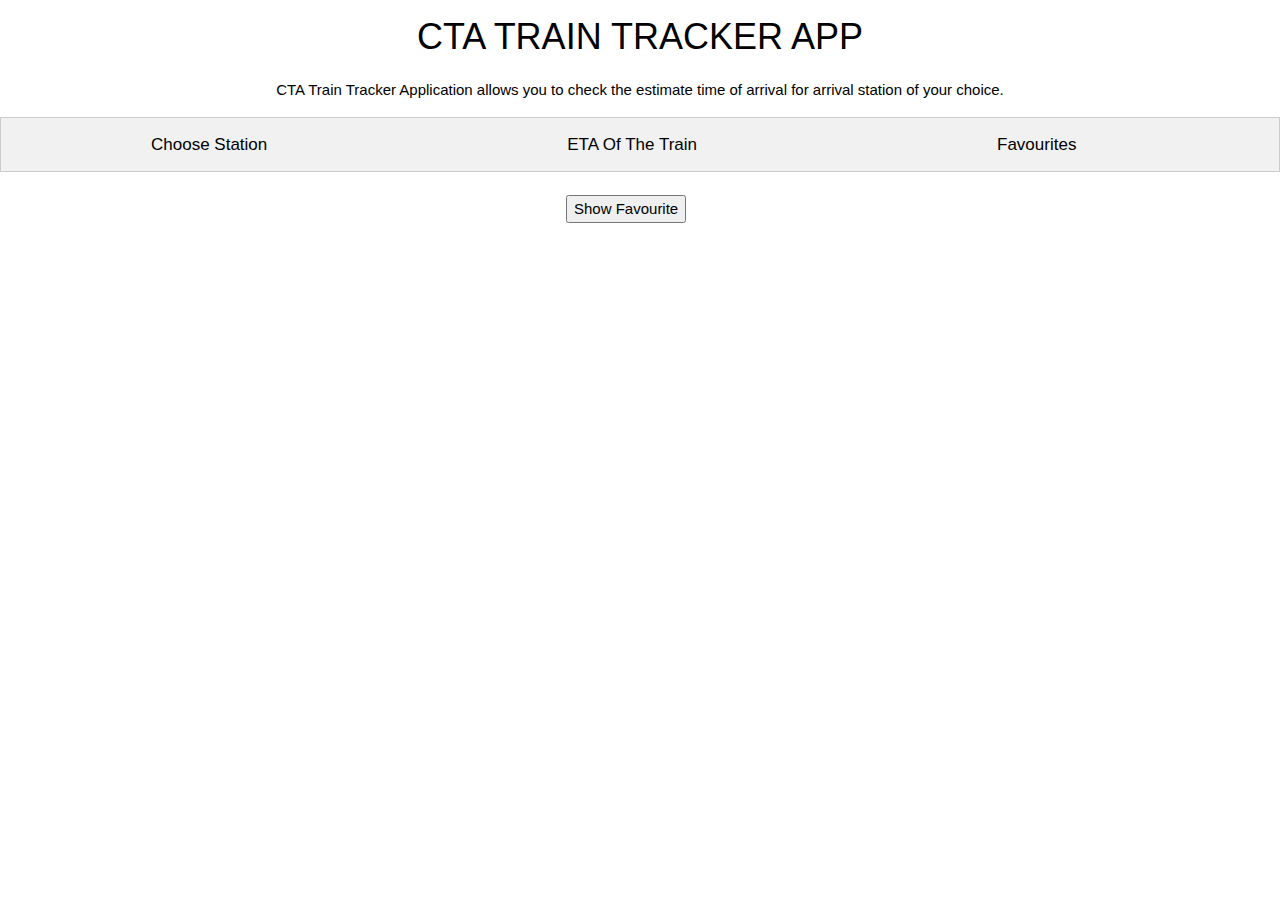
<file: final/index.html>
<!DOCTYPE html>
<html>
<head>

  <script src="https://ajax.googleapis.com/ajax/libs/jquery/3.2.1/jquery.min.js"></script>
  <script src="http://ajax.googleapis.com/ajax/libs/jquery/1.10.2/jquery.min.js">  </script>
<meta name="viewport" content="width=device-width, initial-scale=1">
<link rel="stylesheet" href="https://www.w3schools.com/w3css/4/w3.css">

      </script>
      <meta http-equiv="Content-Type" content="text/html; charset=utf-8" />





      <script src="myScript.js"></script>


  <style>
  
  
  #template
{
  display: none;
}
  body {font-family: Arial;}

  /* Style the tab */
  div.tab {
    overflow: hidden;
    border: 1px solid #ccc;
    background-color: #f1f1f1;
  }

  /* Style the buttons inside the tab */
  div.tab button {
    background-color: inherit;
    float: left;
    border: none;
    outline: none;
    cursor: pointer;
    padding: 14px 150px;
    transition: 0.3s;
    font-size: 17px;
  }

  /* Change background color of buttons on hover */
  div.tab button:hover {
    background-color: #ddd;
  }

  /* Create an active/current tablink class */
  div.tab button.active {
    background-color: #acacac;
  }

  /* Style the tab content */
  .tabcontent {
    display: none;
    padding: 6px 12px;
    border: 1px solid #ccc;
    border-top: none;
  }

  body {
      font-family: "Trebuchet MS", Helvetica, sans-serif  ;

background-image: url();
    background-repeat: no-repeat;
    background-attachment: fixed;
    background-position: center;

}


.header
{
  text-align: center;
      font-family: "Trebuchet MS", Helvetica, sans-serif  ;

}


.app_description
{
  text-align: center;
      font-family: "Trebuchet MS", Helvetica, sans-serif  ;

}

.dropdownmenu
{
  margin-left:427px;
  font-family: "Trebuchet MS", Helvetica, sans-serif  ;

}

.dropdownmenu2
{
  margin-left:427px;
  font-family: "Trebuchet MS", Helvetica, sans-serif  ;

}

.dropdownmenu22
{
  margin-left:566px;
  font-family: "Trebuchet MS", Helvetica, sans-serif  ;

}

.buttondiv
{
  margin-left:550px;
  font-family: "Trebuchet MS", Helvetica, sans-serif  ;

}

select {
    font-size: 20px;
    font-family: "Trebuchet MS", Helvetica, sans-serif  ;
    width: 400px;
}

.save{
    margin-left:450px;

  background-color: #1975a0; /* Green */
    border: none;
    color: white;
    padding: 15px 31px;
    text-align: center;
    text-decoration: none;
    display: inline-block;
    font-family: "Trebuchet MS", Helvetica, sans-serif  ;

    font-size: 25px;
    cursor: pointer;
    -webkit-transition-duration: 0.4s; /* Safari */
    transition-duration: 0.4s;
}



.button {
    background-color: #1975a0; /* Green */
    border: none;
    color: white;
    padding: 15px 31px;
    text-align: center;
    text-decoration: none;
    display: inline-block;
    font-family: "Trebuchet MS", Helvetica, sans-serif  ;

    font-size: 25px;
    margin: 4px 2px;
    cursor: pointer;
    -webkit-transition-duration: 0.4s; /* Safari */
    transition-duration: 0.4s;
}

.buttonStation:hover {
    box-shadow: 0 12px 16px 0 rgba(0,0,0,0.24),0 17px 50px 0 rgba(0,0,0,0.19);
}

.w3-row
{
      text-align: center;

}

#googleMap {
          height: 100%;
        }

</style>
</head>
<body >
<h1 class="header"> CTA TRAIN TRACKER APP </h1>
  <p class ="app_description">CTA Train Tracker Application allows you  to check the estimate time of arrival for arrival station of your choice.</p>

  <div class="tab">
    <button class="tablinks" onclick="openCity(event, 'user')">Choose Station </button>
    <button class="tablinks" onclick="openCity(event, 'map')">ETA Of The Train</button>
    <button class="tablinks" onclick="openCity(event, 'tracker')">Favourites</button>
  </div>








  <div id="user" class="tabcontent">
    <h3 class ="app_description">Select Station </h3>


<div class ="dropdownmenu">
 <select id="dropdown1" name="dropdown1" >
 </select>
</div>
<br>
<br>
<div class="buttondiv">

 <button onclick="showETA()" class="buttonStation button "> Select </button>

</div>

  </div>

  <div id="map" class="tabcontent">



<div class="w3-row w3-border ">
<div class="w3-third w3-container">
  <h2>Station Name </h2>
     <div id="StationName" class="StationName1"> </div>

</div>
<div class="w3-third w3-container">
  <h2>Travelling</h2>
   <div id="Travelling_Direction" class="Travelling_Direction1"> </div>
</div>
<div class="w3-third w3-container">
  <h2>ETA</h2>
  <div id="ETA" class="ETA1"> </div>
</div>
</div>





  </div>

  <div id="tracker" class="tabcontent">


       <h3 class="app_description"> Select your Favourite </h3>


<div class ="dropdownmenu2">
 <select id="dropdown2" name="dropdown2" >
 </select>
</div>

<br>
       <button id="FavouriteButton " class="save" onclick="addToFav()"> Save Station as favourite </button>

<div class="w3-container a hidden " id="template">
  <br>
  <ul class="w3-ul w3-card-4 b" id="templateUl">
    <li class="w3-bar c" id="templateLi">
      <div class="w3-bar-item d" id="templatediv">
        <p class="w3-large e" id="stationNamediv"> </p>
        <br>
        <p class="TimeOfArrival"> </p>
      </div>
    </li>
  </ul>
</div>




  </div>

<br>
<div class="dropdownmenu22">  <button onclick="readAll()">Show Favourite</button> </div>
       
     


</body>
</html>
</file>
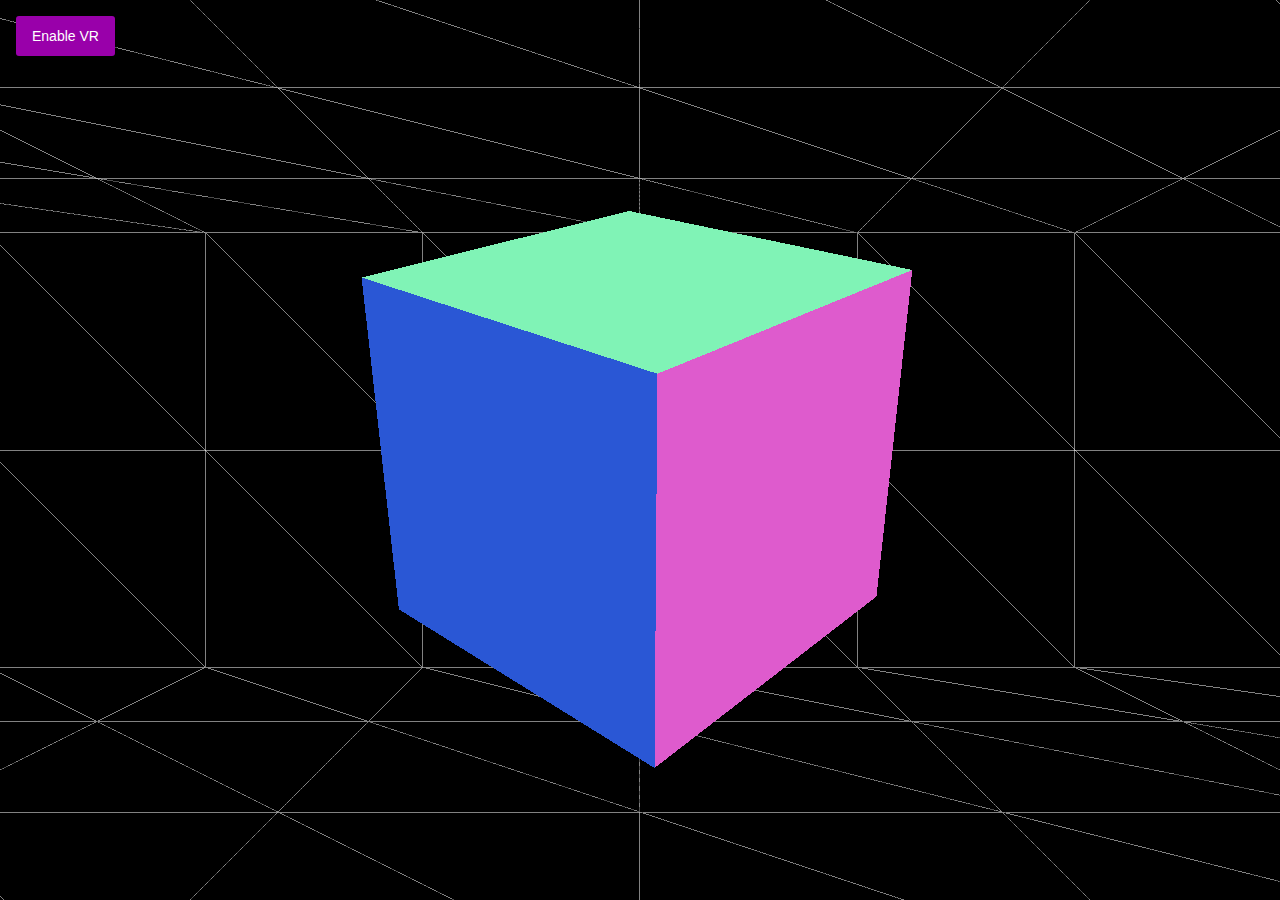
<file: project10/index.html>
<html>
  <head>
    <title>WebVR Codelab</title>
    <meta charset="utf-8">
    <meta name="viewport" content="width=device-width">
    <style>
      html, body {
        padding: 0;
        margin: 0;
        user-select: none;
        overflow: hidden;
      }

      .vr-toggle {
        position: fixed;
        top: 16px;
        left: 16px;
        background: #9900AA;
        color: #FFF;
        padding: 12px 16px;
        border-radius: 3px;
        border: none;
        font-size: 14px;
      }
    </style>
  </head>
  <body>
    <div id="container"></div>
    <button id="vr-button" class="vr-toggle" style="display: show;">Enable VR</button>
    <script src="third_party/three.min.js"></script>
    <script src="demo.js"></script>
    <script src="demo-vr.js"></script>
    <script src="app.js"></script>
  </body>
</html>
</file>
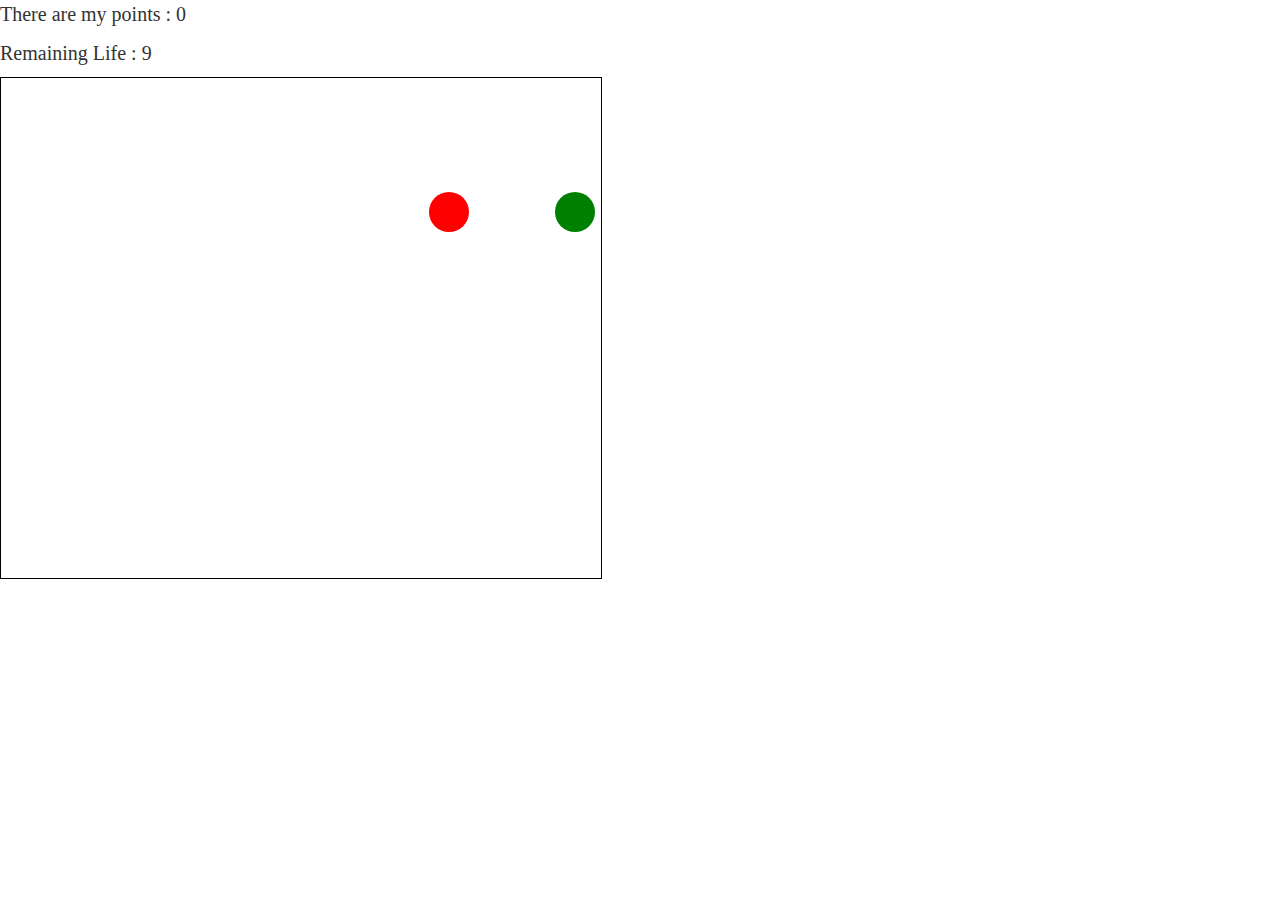
<file: project4/index.html>
<!DOCTYPE html>
    <html>



    <style>

    .body
    {
        background: black;
    }
    #canvas {
        position: absolute;
        top:0;
        bottom: 0;
        left: 100;
        right: 0;
        margin:auto;
    }


    .canvasdiv
    {
        margin-top: 100px;
    }


    .text
    {
        font-family: "Times New Roman", Times, serif;
        font-size: 20px;
    }

    #status
    {
        font-family: "Times New Roman", Times, serif;
        font-size: 50px;
        color: red;
    }
    </style>

    <head>
        <title> </title>
        <link rel="stylesheet" href="https://maxcdn.bootstrapcdn.com/bootstrap/3.3.7/css/bootstrap.min.css">
        <script src="https://ajax.googleapis.com/ajax/libs/jquery/3.2.1/jquery.min.js"></script>
        <script src="https://maxcdn.bootstrapcdn.com/bootstrap/3.3.7/js/bootstrap.min.js"></script>
    </head>



    <body>
         <p class="text">  There are my points :   <span id ="points" > 0 </span> </p>
          <p class="text"> Remaining Life :   <span id ="lifeline"  > 9 </span> </p>
          <p >  <span id ="status"  > </span> </p>
            <div id="canvasdiv">
        <canvas id="myCanvas" width=600 height=500 style="border:1px solid #000000;" align="center"  ></canvas>
    </div>

        <script>
                    var c=document.getElementById("myCanvas");
                    var ctx=c.getContext("2d");
                    var gamepoint=0;
                    var lives=9;
                    var status;
                    var random_numberharm = Math.floor((Math.random() * 600) + 5);
                    var random_numberbene= Math.floor((Math.random() * 600) + 5);

                    var harm= {y:c.height-450, x:random_numberharm, color: "red", radius: 20,shape:'circle'}
                    var bene= {y:c.height-450, x:random_numberbene, color: "green", radius: 20,shape:'circle'};

                    var player= {y:c.height-100,x:300 , color: "black" , radius:25, shape:'image'};
                    var picture = new Image();





            function draw() {
                 ctx.clearRect(0,0, 600, 500);
                // update character position properties
                    harm.y =harm.y+2;
                bene.y =bene.y+2;


                if (areColliding(player, bene))
                {
                }

                if (areColliding(player, harm))
                {
                }

                if (reachedEdge(harm, 'bottom'))
                {
                         harm.y =  c.height-450;
                         harm.x= Math.floor((Math.random() * 600) + 5);
                }

                 if (reachedEdge(bene, 'bottom'))
                {

                    bene.y =  c.height-450;
                    bene.x=Math.floor((Math.random() * 600) + 5);

                }
                drawCharacter(player);
                drawCharacter(harm);
                //drawCharacter(person);
               drawCharacter(bene);
               if(lives!=0)
               {
                    requestAnimationFrame(draw);
                }
                else
                {
                    document.getElementById("status").innerHTML= "GAME OVER";
                }
            }

            function drawCharacter(character) {
                switch (character.shape) {
                    case 'circle':
                        drawCircle(character.x, character.y, character.radius, character.color);
                        break;
                    case 'image':
                        picture.src="emoji.png";
                        picture.width="20";
                        drawImageperson(picture, character.x, character.y,80,80);
                        break;
                    default:
                        console.log('character.shape case fell through');
                }
            }

             function drawImageperson(source, x, y,h,w)
             {
                  ctx.drawImage(source, x, y,h,w);
             }

            function drawCircle(x, y, radius, color) {
                    ctx.beginPath();
                    ctx.arc(x,y,radius,0,2*Math.PI);
                    ctx.fillStyle = color;
                    ctx.fill();
            }

            function areColliding(character1, character2)
            {

                var dx = character1.x - character2.x;
                var dy = character1.y - character2.y;
                var distance = Math.sqrt(dx * dx + dy * dy);

                if(character2.color=="red")
                {
                if (distance < character1.radius + character2.radius)
                {
                        console.log("harming");
                        character2.y= 50;
                        if(lives<=9 && lives>=1)
                        {
                            gamepoint=gamepoint-2;
                            document.getElementById("points").innerHTML = gamepoint;
                            lives=lives-1;
                            document.getElementById("lifeline").innerHTML = lives;
                        }
                }
            }

            else
            {
                if((distance < character1.radius + character2.radius))
                {
                        console.log("benefiting");
                        character2.y= 50;
                        if(lives<=9 && lives>=1)
                        {
                            gamepoint=gamepoint+5;
                            document.getElementById("points").innerHTML = gamepoint;
                        }
                }
            }
        }

            function reachedEdge(character, edge) {
                if (edge == 'bottom' && character.y > 499)
                    return true;
            }

     document.onkeydown = function(e)
     {
        e = e || window.event;
        console.log("key press")
        if(e.keyCode == 39)
        {
            player.x= player.x+10;
        }

    if(e.keyCode == 37)
        {
            player.x= player.x-10;
        }
     }

            $(document).ready(function() {
                    requestAnimationFrame(draw);
                });
        </script>
    </body>
    </html>
</file>
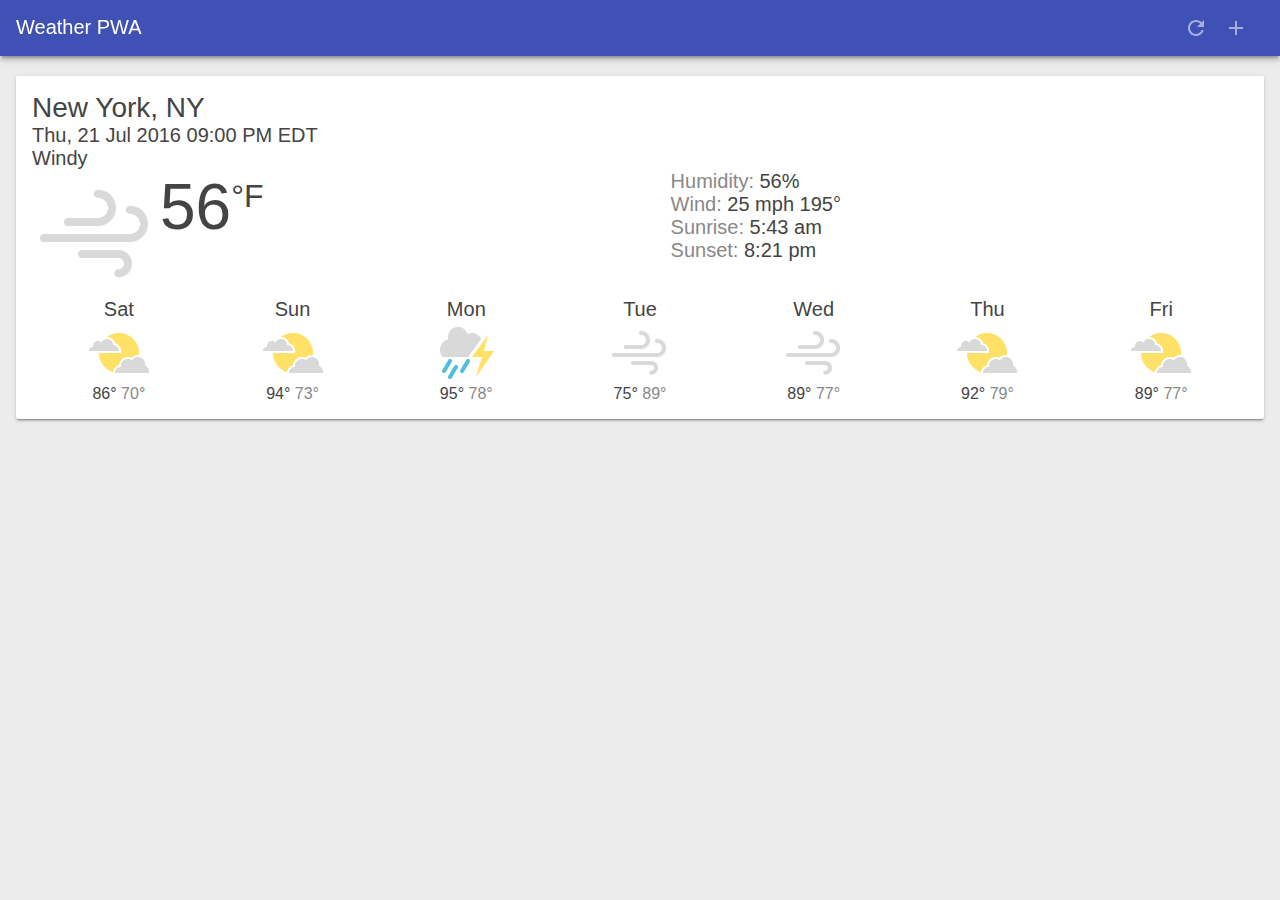
<file: project5/index.html>
<!--
 Copyright 2016 Google Inc.
 
 Licensed under the Apache License, Version 2.0 (the "License");
 you may not use this file except in compliance with the License.
 You may obtain a copy of the License at
 
      http://www.apache.org/licenses/LICENSE-2.0
 
 Unless required by applicable law or agreed to in writing, software
 distributed under the License is distributed on an "AS IS" BASIS,
 WITHOUT WARRANTIES OR CONDITIONS OF ANY KIND, either express or implied.
 See the License for the specific language governing permissions and
 limitations under the License.
-->

<!DOCTYPE html>
<html>
<head>
  <meta charset="utf-8">

  <meta http-equiv="X-UA-Compatible" content="IE=edge">
  <link rel="canonical" href="https://weather-pwa-sample.firebaseapp.com/final/">
  <meta name="viewport" content="width=device-width, initial-scale=1.0">
  <title>Weather PWA</title>
  <link rel="stylesheet" type="text/css" href="styles/inline.css">

  <!-- TODO add manifest here -->
    <link rel="manifest" href="manifest.json">
<meta name="apple-mobile-web-app-capable" content="yes">
  <meta name="apple-mobile-web-app-status-bar-style" content="black">
  <meta name="apple-mobile-web-app-title" content="Weather PWA">
  <link rel="apple-touch-icon" href="images/icons/icon-152x152.png">
    <meta name="msapplication-TileImage" content="images/icons/icon-144x144.png">
  <meta name="msapplication-TileColor" content="#2F3BA2">
</head>
<body>

  <header class="header">
    <h1 class="header__title">Weather PWA</h1>
    <button id="butRefresh" class="headerButton" aria-label="Refresh"></button>
    <button id="butAdd" class="headerButton" aria-label="Add"></button>
  </header>

  <main class="main">
    <div class="card cardTemplate weather-forecast" hidden>
      <div class="city-key" hidden></div>
      <div class="card-last-updated" hidden></div>
      <div class="location"></div>
      <div class="date"></div>
      <div class="description"></div>
      <div class="current">
        <div class="visual">
          <div class="icon"></div>
          <div class="temperature">
            <span class="value"></span><span class="scale">°F</span>
          </div>
        </div>
        <div class="description">
          <div class="humidity"></div>
          <div class="wind">
            <span class="value"></span>
            <span class="scale">mph</span>
            <span class="direction"></span>°
          </div>
          <div class="sunrise"></div>
          <div class="sunset"></div>
        </div>
      </div>
      <div class="future">
        <div class="oneday">
          <div class="date"></div>
          <div class="icon"></div>
          <div class="temp-high">
            <span class="value"></span>°
          </div>
          <div class="temp-low">
            <span class="value"></span>°
          </div>
        </div>
        <div class="oneday">
          <div class="date"></div>
          <div class="icon"></div>
          <div class="temp-high">
            <span class="value"></span>°
          </div>
          <div class="temp-low">
            <span class="value"></span>°
          </div>
        </div>
        <div class="oneday">
          <div class="date"></div>
          <div class="icon"></div>
          <div class="temp-high">
            <span class="value"></span>°
          </div>
          <div class="temp-low">
            <span class="value"></span>°
          </div>
        </div>
        <div class="oneday">
          <div class="date"></div>
          <div class="icon"></div>
          <div class="temp-high">
            <span class="value"></span>°
          </div>
          <div class="temp-low">
            <span class="value"></span>°
          </div>
        </div>
        <div class="oneday">
          <div class="date"></div>
          <div class="icon"></div>
          <div class="temp-high">
            <span class="value"></span>°
          </div>
          <div class="temp-low">
            <span class="value"></span>°
          </div>
        </div>
        <div class="oneday">
          <div class="date"></div>
          <div class="icon"></div>
          <div class="temp-high">
            <span class="value"></span>°
          </div>
          <div class="temp-low">
            <span class="value"></span>°
          </div>
        </div>
        <div class="oneday">
          <div class="date"></div>
          <div class="icon"></div>
          <div class="temp-high">
            <span class="value"></span>°
          </div>
          <div class="temp-low">
            <span class="value"></span>°
          </div>
        </div>
      </div>
    </div>
  </main>

  <div class="dialog-container">
    <div class="dialog">
      <div class="dialog-title">Add new city</div>
      <div class="dialog-body">
        <select id="selectCityToAdd">
          <!-- Values map to Yahoo Weather API Where On Earth Identifiers (WOEIDs).
               https://developer.yahoo.com/weather/documentation.html#req -->
          <option value="2357536">Austin, TX</option>
          <option value="2367105">Boston, MA</option>
          <option value="2379574">Chicago, IL</option>
          <option value="2459115">New York, NY</option>
          <option value="2475687">Portland, OR</option>
          <option value="2487956">San Francisco, CA</option>
          <option value="2490383">Seattle, WA</option>
        </select>
      </div>
      <div class="dialog-buttons">
        <button id="butAddCity" class="button">Add</button>
        <button id="butAddCancel" class="button">Cancel</button>
      </div>
    </div>
  </div>

  <div class="loader">
    <svg viewBox="0 0 32 32" width="32" height="32">
      <circle id="spinner" cx="16" cy="16" r="14" fill="none"></circle>
    </svg>
  </div>

  <!-- Uncomment the line below when ready to test with fake data -->
  <script src="scripts/app.js" async></script>

</body>
</html>
</file>
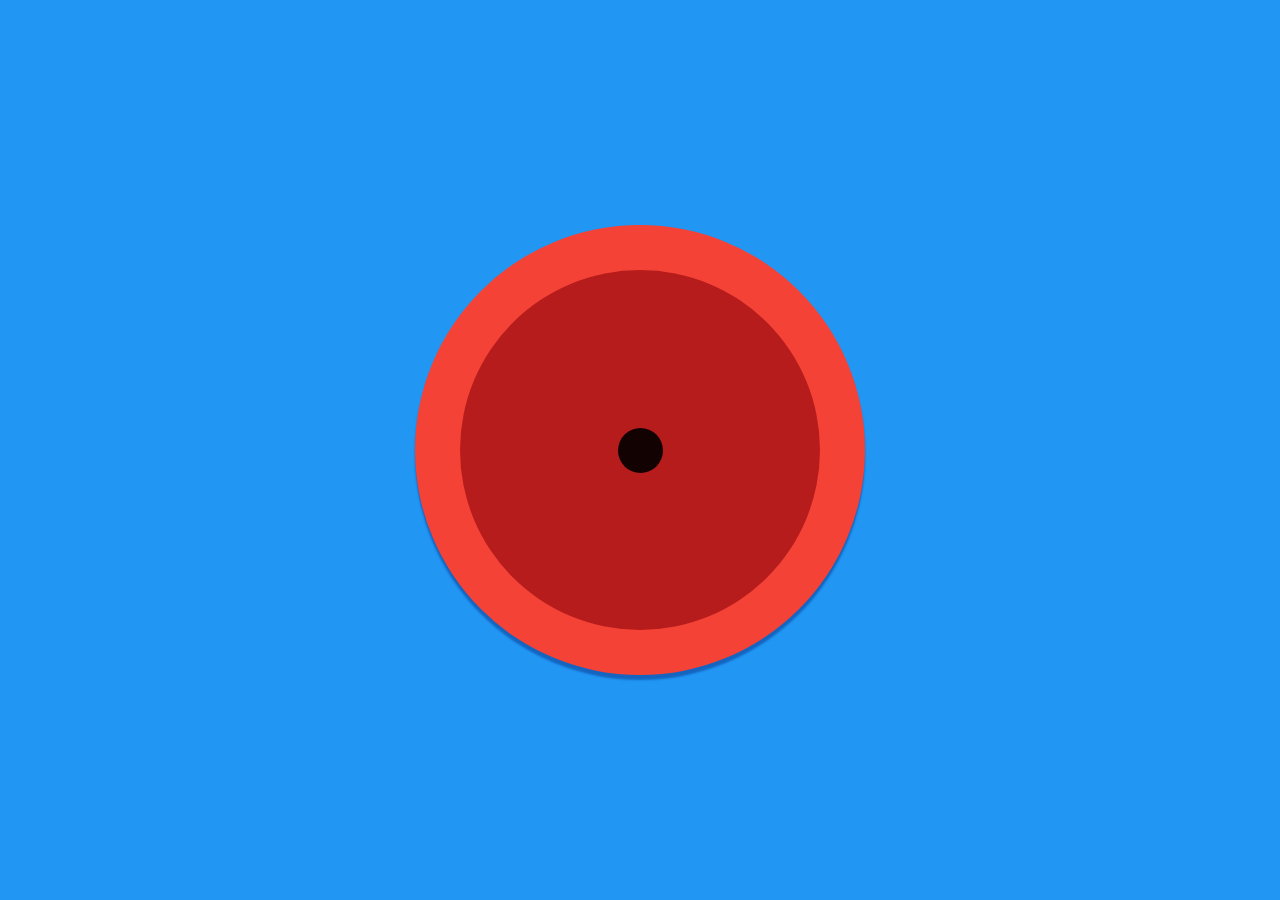
<file: project7/index.html>
<!doctype html>
<html lang=en-GB>
  <head>
    <meta charset='utf-8'>
    <title>The Air Horner</title>
    <meta http-equiv='X-UA-Compatible' content='IE=edge'>
    <meta name='description' content='An Air horn. Probably the best air horn web app there is.'>
    <meta name='viewport' content='width=device-width, initial-scale=1'>
    <link rel='canonical' href='https://airhorner.com/'>
    <link rel='manifest' href='manifest.json'>
    <meta name='mobile-web-app-capable' content='yes'>
    <meta name='apple-mobile-web-app-capable' content='yes'>
    <meta name='application-name' content='Air Horner'>
    <meta name='apple-mobile-web-app-status-bar-style' content='black'>
    <meta name='apple-mobile-web-app-title' content='Air Horner'>
    <link rel='icon' sizes='192x192' href='images/touch/Airhorner_192.png'>
    <link rel='apple-touch-icon' href='images/touch/Airhorner_192.png'>
    <meta name='msapplication-TileImage' content='/images/touch/Airhorner_144.png'>
    <meta name='msapplication-TileColor' content='#2196F3'>
    <meta name='theme-color' content='#2196F3'>
    <meta property='og:title' content='Air Horn'>
    <meta property='og:type' content='website'>
    <meta property='og:image' content='https://airhorner.com/images/touch/Airhorner_192.png'>
    <meta property='og:url' content='https://airhorner.com/'>
    <meta property='og:description' content='The best and easiest Air Horn web app there is. No install just use it right away in your browser!'>
    <meta name='twitter:card' content='summary'>
    <meta name='twitter:url' content='https://airhorner.com/'>
    <meta name='twitter:title' content='Air Horn'>
    <meta name='twitter:description' content='The best and easiest Air Horn web app there is. No install just use it right away in your browser!'>
    <meta name='twitter:image' content='https://airhorner.com/images/touch/Airhorner_192.png'>
    <meta name='twitter:creator' content='@paul_kinlan'>
    <link rel='stylesheet' href='styles/main.css'>
  </head>
  <body>
    <div id='container'>
      <div id='airhorn'>
        <div class='horn'>
          <div class='inner'>
            <div class='center'></div>
          </div>
        </div>
      </div>
    </div>
    <div id='installer'>
      <button class='button'>Install</button>
      <span class='tooltip'></span>
    </div>
    <script src=scripts/main.min.js></script>
    <script src=scripts/comlink.global.js></script>
    <script src=scripts/messagechanneladapter.global.js></script>
    <script>
    if('serviceWorker' in navigator) {
  navigator.serviceWorker
           .register('sw.js')
           .then(function() { console.log("Service Worker Registered"); });
}

      (function(i,s,o,g,r,a,m){i['GoogleAnalyticsObject']=r;i[r]=i[r]||function(){
      (i[r].q=i[r].q||[]).push(arguments)},i[r].l=1*new Date();a=s.createElement(o),
      m=s.getElementsByTagName(o)[0];a.async=1;a.src=g;m.parentNode.insertBefore(a,m)
      })(window,document,'script','https://www.google-analytics.com/analytics.js','ga');

      ga('create', 'UA-59325548-2', 'auto');
      ga('send', 'pageview');
    </script>
  </body>
</html>
</file>
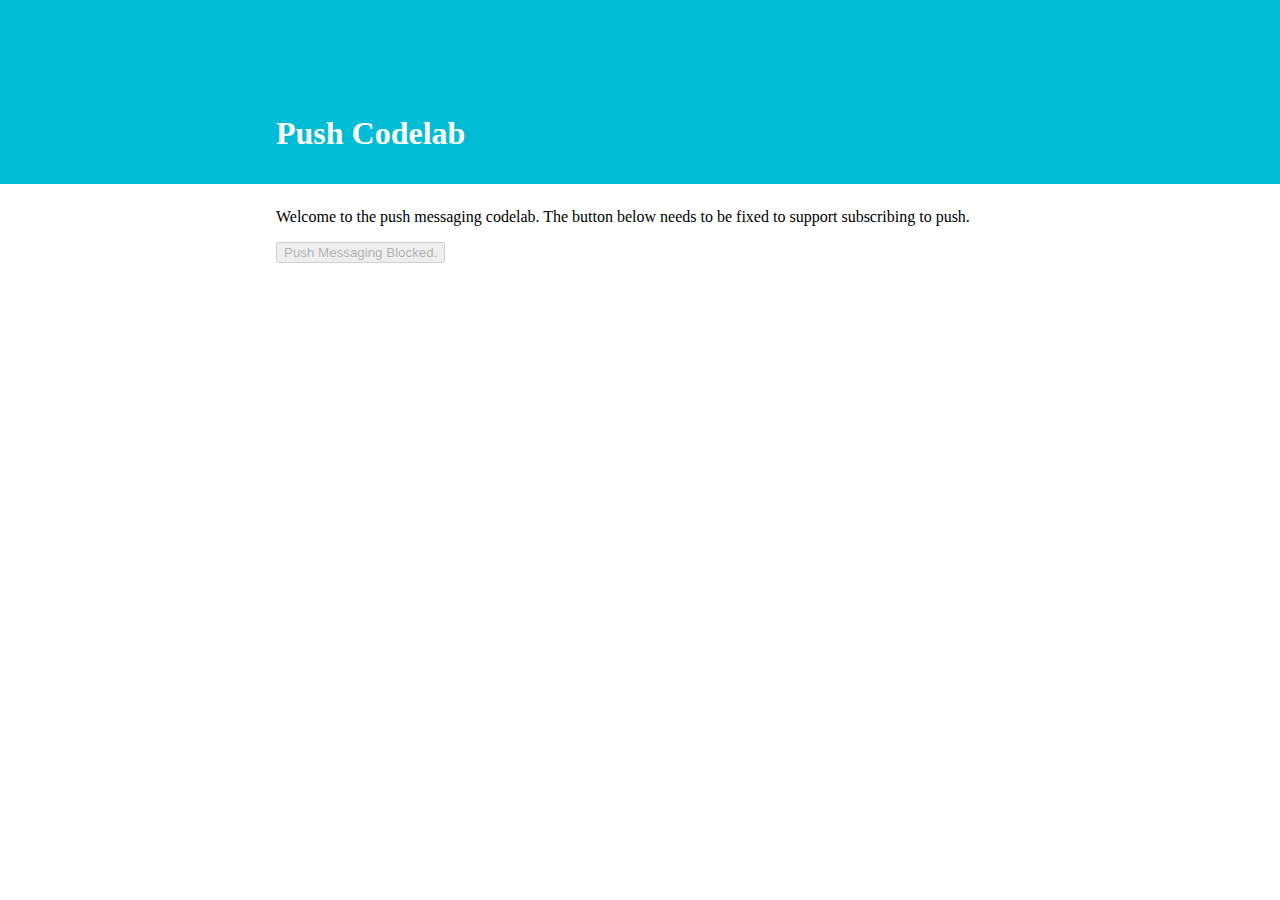
<file: project9/index.html>
<!DOCTYPE html>
<html>
<head>
  <meta charset="utf-8">
  <meta http-equiv="X-UA-Compatible" content="IE=edge">
  <meta name="viewport" content="width=device-width, initial-scale=1.0">

  <title>Push Codelab</title>

  <link rel="stylesheet" href="https://fonts.googleapis.com/icon?family=Material+Icons">
  <link rel="stylesheet" href="https://code.getmdl.io/1.2.1/material.indigo-pink.min.css">
  <script defer src="https://code.getmdl.io/1.2.1/material.min.js"></script>
  <link rel="stylesheet" href="styles/index.css">
</head>

<body>

  <header>
    <h1>Push Codelab</h1>
  </header>

  <main>
    <p>Welcome to the push messaging codelab. The button below needs to be
    fixed to support subscribing to push.</p>
    <p>
      <button disabled class="js-push-btn mdl-button mdl-js-button mdl-button--raised mdl-js-ripple-effect">
        Enable Push Messaging
      </button>
    </p>
    <section class="subscription-details js-subscription-details is-invisible">
      <p>Once you've subscribed your user, you'd send their subscription to your
      server to store in a database so that when you want to send a message
      you can lookup the subscription and send a message to it.</p>
      <p>To simplify things for this code lab copy the following details
      into the <a href="https://web-push-codelab.glitch.me//">Push Companion
      Site</a> and it'll send a push message for you, using the application
      server keys on the site - so make sure they match.</p>
      <pre><code class="js-subscription-json"></code></pre>
    </section>
  </main>

  <script src="scripts/main.js"></script>

  <script src="https://code.getmdl.io/1.2.1/material.min.js"></script>
</body>
</html>
</file>
<file: project5/styles/inline.css>
/*
 * Copyright 2016 Google Inc.
 * 
 * Licensed under the Apache License, Version 2.0 (the "License");
 * you may not use this file except in compliance with the License.
 * You may obtain a copy of the License at
 * 
 *      http://www.apache.org/licenses/LICENSE-2.0
 * 
 * Unless required by applicable law or agreed to in writing, software
 * distributed under the License is distributed on an "AS IS" BASIS,
 * WITHOUT WARRANTIES OR CONDITIONS OF ANY KIND, either express or implied.
 * See the License for the specific language governing permissions and
 * limitations under the License.
 */

* {
  box-sizing: border-box; }

html, body {
  padding: 0;
  margin: 0;
  height: 100%;
  width: 100%;
  font-family: 'Helvetica', 'Verdana', sans-serif;
  font-weight: 400;
  font-display: optional;
  color: #444;
  -webkit-font-smoothing: antialiased;
  -moz-osx-font-smoothing: grayscale; }

html {
  overflow: hidden; }

body {
  display: -webkit-box;
  display: -webkit-flex;
  display: -ms-flexbox;
  display: flex;
  -webkit-box-orient: vertical;
  -webkit-box-direction: normal;
  -webkit-flex-direction: column;
      -ms-flex-direction: column;
          flex-direction: column;
  -webkit-flex-wrap: nowrap;
      -ms-flex-wrap: nowrap;
          flex-wrap: nowrap;
  -webkit-box-pack: start;
  -webkit-justify-content: flex-start;
      -ms-flex-pack: start;
          justify-content: flex-start;
  -webkit-box-align: stretch;
  -webkit-align-items: stretch;
      -ms-flex-align: stretch;
          align-items: stretch;
  -webkit-align-content: stretch;
      -ms-flex-line-pack: stretch;
          align-content: stretch;
  background: #ececec; }

.header {
  width: 100%;
  height: 56px;
  color: #FFF;
  background: #3F51B5;
  position: fixed;
  font-size: 20px;
  box-shadow: 0 4px 5px 0 rgba(0, 0, 0, 0.14), 0 2px 9px 1px rgba(0, 0, 0, 0.12), 0 4px 2px -2px rgba(0, 0, 0, 0.2);
  padding: 16px 16px 0 16px;
  will-change: transform;
  display: -webkit-box;
  display: -webkit-flex;
  display: -ms-flexbox;
  display: flex;
  -webkit-box-orient: horizontal;
  -webkit-box-direction: normal;
  -webkit-flex-direction: row;
      -ms-flex-direction: row;
          flex-direction: row;
  -webkit-flex-wrap: nowrap;
      -ms-flex-wrap: nowrap;
          flex-wrap: nowrap;
  -webkit-box-pack: start;
  -webkit-justify-content: flex-start;
      -ms-flex-pack: start;
          justify-content: flex-start;
  -webkit-box-align: stretch;
  -webkit-align-items: stretch;
      -ms-flex-align: stretch;
          align-items: stretch;
  -webkit-align-content: center;
      -ms-flex-line-pack: center;
          align-content: center;
  -webkit-transition: -webkit-transform 0.233s cubic-bezier(0, 0, 0.21, 1) 0.1s;
  transition: -webkit-transform 0.233s cubic-bezier(0, 0, 0.21, 1) 0.1s;
  transition: transform 0.233s cubic-bezier(0, 0, 0.21, 1) 0.1s;
  transition: transform 0.233s cubic-bezier(0, 0, 0.21, 1) 0.1s, -webkit-transform 0.233s cubic-bezier(0, 0, 0.21, 1) 0.1s;
  z-index: 1000; }
  .header .headerButton {
    width: 24px;
    height: 24px;
    margin-right: 16px;
    text-indent: -30000px;
    overflow: hidden;
    opacity: 0.54;
    -webkit-transition: opacity 0.333s cubic-bezier(0, 0, 0.21, 1);
    transition: opacity 0.333s cubic-bezier(0, 0, 0.21, 1);
    border: none;
    outline: none;
    cursor: pointer; }
  .header #butRefresh {
    background: url(../images/ic_refresh_white_24px.svg) center center no-repeat; }
  .header #butAdd {
    background: url(../images/ic_add_white_24px.svg) center center no-repeat; }

.header__title {
  font-weight: 400;
  font-size: 20px;
  margin: 0;
  -webkit-box-flex: 1;
  -webkit-flex: 1;
      -ms-flex: 1;
          flex: 1; }

.loader {
  left: 50%;
  top: 50%;
  position: fixed;
  -webkit-transform: translate(-50%, -50%);
          transform: translate(-50%, -50%); }
  .loader #spinner {
    box-sizing: border-box;
    stroke: #673AB7;
    stroke-width: 3px;
    -webkit-transform-origin: 50%;
            transform-origin: 50%;
    -webkit-animation: line 1.6s cubic-bezier(0.4, 0, 0.2, 1) infinite, rotate 1.6s linear infinite;
            animation: line 1.6s cubic-bezier(0.4, 0, 0.2, 1) infinite, rotate 1.6s linear infinite; }

@-webkit-keyframes rotate {
  from {
    -webkit-transform: rotate(0);
            transform: rotate(0); }
  to {
    -webkit-transform: rotate(450deg);
            transform: rotate(450deg); } }

@keyframes rotate {
  from {
    -webkit-transform: rotate(0);
            transform: rotate(0); }
  to {
    -webkit-transform: rotate(450deg);
            transform: rotate(450deg); } }

@-webkit-keyframes line {
  0% {
    stroke-dasharray: 2, 85.964;
    -webkit-transform: rotate(0);
            transform: rotate(0); }
  50% {
    stroke-dasharray: 65.973, 21.9911;
    stroke-dashoffset: 0; }
  100% {
    stroke-dasharray: 2, 85.964;
    stroke-dashoffset: -65.973;
    -webkit-transform: rotate(90deg);
            transform: rotate(90deg); } }

@keyframes line {
  0% {
    stroke-dasharray: 2, 85.964;
    -webkit-transform: rotate(0);
            transform: rotate(0); }
  50% {
    stroke-dasharray: 65.973, 21.9911;
    stroke-dashoffset: 0; }
  100% {
    stroke-dasharray: 2, 85.964;
    stroke-dashoffset: -65.973;
    -webkit-transform: rotate(90deg);
            transform: rotate(90deg); } }

.main {
  padding-top: 60px;
  -webkit-box-flex: 1;
  -webkit-flex: 1;
      -ms-flex: 1;
          flex: 1;
  overflow-x: hidden;
  overflow-y: auto;
  -webkit-overflow-scrolling: touch; }

.dialog-container {
  background: rgba(0, 0, 0, 0.57);
  position: fixed;
  left: 0;
  top: 0;
  width: 100%;
  height: 100%;
  opacity: 0;
  pointer-events: none;
  will-change: opacity;
  -webkit-transition: opacity 0.333s cubic-bezier(0, 0, 0.21, 1);
  transition: opacity 0.333s cubic-bezier(0, 0, 0.21, 1); }

.dialog-container--visible {
  opacity: 1;
  pointer-events: auto; }

.dialog {
  background: #FFF;
  border-radius: 2px;
  box-shadow: 0 0 14px rgba(0, 0, 0, 0.24), 0 14px 28px rgba(0, 0, 0, 0.48);
  min-width: 280px;
  position: absolute;
  left: 50%;
  top: 50%;
  -webkit-transform: translate(-50%, -50%) translateY(30px);
          transform: translate(-50%, -50%) translateY(30px);
  -webkit-transition: -webkit-transform 0.333s cubic-bezier(0, 0, 0.21, 1) 0.05s;
  transition: -webkit-transform 0.333s cubic-bezier(0, 0, 0.21, 1) 0.05s;
  transition: transform 0.333s cubic-bezier(0, 0, 0.21, 1) 0.05s;
  transition: transform 0.333s cubic-bezier(0, 0, 0.21, 1) 0.05s, -webkit-transform 0.333s cubic-bezier(0, 0, 0.21, 1) 0.05s; }

.dialog > div {
  padding-left: 24px;
  padding-right: 24px; }

.dialog-title {
  padding-top: 20px;
  font-size: 1.25em; }

.dialog-body {
  padding-top: 20px;
  padding-bottom: 24px; }
  .dialog-body select {
    width: 100%;
    font-size: 2em; }

.dialog-buttons {
  padding: 8px !important;
  float: right; }

.card {
  padding: 16px;
  position: relative;
  box-sizing: border-box;
  background: #fff;
  border-radius: 2px;
  margin: 16px;
  box-shadow: 0 2px 2px 0 rgba(0, 0, 0, 0.14), 0 3px 1px -2px rgba(0, 0, 0, 0.2), 0 1px 5px 0 rgba(0, 0, 0, 0.12); }

.weather-forecast .location {
  font-size: 1.75em; }

.weather-forecast .date, .weather-forecast .description {
  font-size: 1.25em; }

.weather-forecast .current {
  display: -webkit-box;
  display: -webkit-flex;
  display: -ms-flexbox;
  display: flex; }
  .weather-forecast .current .icon {
    width: 128px;
    height: 128px; }
  .weather-forecast .current .visual {
    display: -webkit-box;
    display: -webkit-flex;
    display: -ms-flexbox;
    display: flex;
    font-size: 4em; }
    .weather-forecast .current .visual .scale {
      font-size: 0.5em;
      vertical-align: super; }
  .weather-forecast .current .visual, .weather-forecast .current .description {
    -webkit-box-flex: 1;
    -webkit-flex-grow: 1;
        -ms-flex-positive: 1;
            flex-grow: 1; }
  .weather-forecast .current .sunset:before {
    content: "Sunset: ";
    color: #888; }
  .weather-forecast .current .wind:before {
    content: "Wind: ";
    color: #888; }
  .weather-forecast .current .sunrise:before {
    content: "Sunrise: ";
    color: #888; }
  .weather-forecast .current .humidity:before {
    content: "Humidity: ";
    color: #888; }
  .weather-forecast .current .pollen:before {
    content: "Pollen Count: ";
    color: #888; }
  .weather-forecast .current .pcount:before {
    content: "Pollen ";
    color: #888; }

.weather-forecast .future {
  display: -webkit-box;
  display: -webkit-flex;
  display: -ms-flexbox;
  display: flex; }
  .weather-forecast .future .oneday {
    -webkit-box-flex: 1;
    -webkit-flex-grow: 1;
        -ms-flex-positive: 1;
            flex-grow: 1;
    text-align: center; }
    .weather-forecast .future .oneday .icon {
      width: 64px;
      height: 64px;
      margin-left: auto;
      margin-right: auto; }
    .weather-forecast .future .oneday .temp-high, .weather-forecast .future .oneday .temp-low {
      display: inline-block; }
    .weather-forecast .future .oneday .temp-low {
      color: #888; }

.weather-forecast .icon {
  background-repeat: no-repeat;
  background-size: contain; }
  .weather-forecast .icon.clear-day {
    background-image: url("../images/clear.png"); }
  .weather-forecast .icon.clear-night {
    background-image: url("../images/clear.png"); }
  .weather-forecast .icon.rain {
    background-image: url("../images/rain.png"); }
  .weather-forecast .icon.snow {
    background-image: url("../images/snow.png"); }
  .weather-forecast .icon.sleet {
    background-image: url("../images/sleet.png"); }
  .weather-forecast .icon.windy {
    background-image: url("../images/wind.png"); }
  .weather-forecast .icon.fog {
    background-image: url("../images/fog.png"); }
  .weather-forecast .icon.cloudy {
    background-image: url("../images/cloudy.png"); }
  .weather-forecast .icon.partly-cloudy-day {
    background-image: url("../images/partly-cloudy.png"); }
  .weather-forecast .icon.partly-cloudy-night {
    background-image: url("../images/partly-cloudy.png"); }
  .weather-forecast .icon.thunderstorms {
    background-image: url("../images/thunderstorm.png"); }

@media (max-width: 450px) {
  .weather-forecast .date, .weather-forecast .description {
    font-size: 0.9em; }
  .weather-forecast .current .icon {
    width: 96px;
    height: 96px; }
  .weather-forecast .current .visual {
    font-size: 3em; }
  .weather-forecast .future .oneday .icon {
    width: 32px;
    height: 32px; } }

.mdl-button {
  background: transparent;
  border: none;
  border-radius: 2px;
  color: black;
  position: relative;
  height: 36px;
  margin: 0;
  min-width: 64px;
  padding: 0 16px;
  display: inline-block;
  font-family: "Roboto", "Helvetica", "Arial", sans-serif;
  font-size: 14px;
  font-weight: 500;
  text-transform: uppercase;
  line-height: 1;
  letter-spacing: 0;
  overflow: hidden;
  will-change: box-shadow;
  -webkit-transition: box-shadow 0.2s cubic-bezier(0.4, 0, 1, 1), background-color 0.2s cubic-bezier(0.4, 0, 0.2, 1), color 0.2s cubic-bezier(0.4, 0, 0.2, 1);
  transition: box-shadow 0.2s cubic-bezier(0.4, 0, 1, 1), background-color 0.2s cubic-bezier(0.4, 0, 0.2, 1), color 0.2s cubic-bezier(0.4, 0, 0.2, 1);
  outline: none;
  cursor: pointer;
  text-decoration: none;
  text-align: center;
  line-height: 36px;
  vertical-align: middle; }
  .mdl-button::-moz-focus-inner {
    border: 0; }
  .mdl-button:hover {
    background-color: rgba(158, 158, 158, 0.2); }
  .mdl-button:focus:not(:active) {
    background-color: rgba(0, 0, 0, 0.12); }
  .mdl-button:active {
    background-color: rgba(158, 158, 158, 0.4); }
  .mdl-button.mdl-button--colored {
    color: #3f51b5; }
    .mdl-button.mdl-button--colored:focus:not(:active) {
      background-color: rgba(0, 0, 0, 0.12); }

.mdl-button--primary.mdl-button--primary {
  color: #3f51b5; }
  .mdl-button--primary.mdl-button--primary .mdl-ripple {
    background: white; }
  .mdl-button--primary.mdl-button--primary.mdl-button--raised, .mdl-button--primary.mdl-button--primary.mdl-button--fab {
    color: white;
    background-color: #3f51b5; }
</file>
<file: project7/styles/main.css>
/*
 *
 *  Air Horner
 *  Copyright 2015 Google Inc. All rights reserved.
 *
 *  Licensed under the Apache License, Version 2.0 (the "License");
 *  you may not use this file except in compliance with the License.
 *  You may obtain a copy of the License at
 *
 *      https://www.apache.org/licenses/LICENSE-2.0
 *
 *  Unless required by applicable law or agreed to in writing, software
 *  distributed under the License is distributed on an "AS IS" BASIS,
 *  WITHOUT WARRANTIES OR CONDITIONS OF ANY KIND, either express or implied.
 *  See the License for the specific language governing permissions and
 *  limitations under the License
 *
 */
body {
    margin: 0;
    background-color: #2196F3
}
* {
    -webkit-user-select: none;
    -moz-user-select: none;
    -ms-user-select: none;
    user-select: none
}
main {
    padding: 20px
}
html,
body
{
     height: 100%;
}

#container {
    height: 100%;
    display: -webkit-box;
    display: -webkit-flex;
    display: -ms-flexbox;
    display: flex;
    -webkit-box-align: center;
    -webkit-align-items: center;
    -ms-flex-align: center;
    align-items: center;
    -webkit-box-pack: center;
    -webkit-justify-content: center;
    -ms-flex-pack: center;
    justify-content: center;
    flex-direction: column;
}

#installer {
    position: absolute;
    opacity: 0;
    bottom: 20px;
    left: 0;
    right: 0;
    text-align: center;
    transition: opacity 300ms ease-in-out;
}

#installer.available {
    opacity: 1;
}

#installer .button {
    border: solid 1px white;
    margin:10px;
    padding: 10px;
    color: white;
    background-color: transparent;
}

.horn {
    height: 200px;
    width: 200px;
    height: 50vmin;
    width: 50vmin;
}
.horn .inner {
    height: 160px;
    width: 160px;
    height: 40vmin;
    width: 40vmin;
}
.horn .inner .center {
    height: 20px;
    width: 20px;
    height: 5vmin;
    width: 5vmin;
}
@-webkit-keyframes center-horning {
    from {
        height: 20px;
        width: 20px;
        width: 5vmin;
        height: 5vmin;
    }
    to {
        width: 18.4px;
        height: 21.6px;
        width: 4.6vmin;
        height: 5.4vmin;
    }
}
@keyframes center-horning {
    from {
        width: 20px;
        height: 20px;
        width: 5vmin;
        height: 5vmin;
    }
    to {
        width: 18.4px;
        height: 21.6px;
        width: 4.6vmin;
        height: 5.4vmin;
    }
}
@-webkit-keyframes middle-horning {
    from {
        width: 40vmin;
        height: 40vmin;
    }
    to {
        width: 40.2vmin;
        height: 40.1vmin;
    }
}
@keyframes middle-horning {
    from {
        height: 160px;
        width: 160px;
        width: 40vmin;
        height: 40vmin;
    }
    to {
        height: 160.8px;
        width: 160.4px;
        width: 40.2vmin;
        height: 40.1vmin;
    }
}
@-webkit-keyframes horning {
    from {
        height: 200px;
        width: 200px;
        width: 50vmin;
        height: 50vmin;
    }
    to {
        width: 200.4px;
        height: 200.8px;
        width: 50.1vmin;
        height: 50.2vmin;
    }
}
@keyframes horning {
    from {
        height: 200px;
        width: 200px;
        width: 50vmin;
        height: 50vmin;
    }
    to {
        width: 200.4px;
        height: 200.8px;
        width: 50.1vmin;
        height: 50.2vmin;
    }
}

#installer {

}

.horn {
    background-color: #F44336;
    box-shadow: 0 5px 2px 0 #1565C0;
    -webkit-transition: box-shadow .2s cubic-bezier(.4, 0, 1, 1);
    transition: box-shadow .2s cubic-bezier(.4, 0, 1, 1)
}
.horn,
.horn .inner {
    border-radius: 50%;
    display: -webkit-box;
    display: -webkit-flex;
    display: -ms-flexbox;
    display: flex;
    -webkit-box-align: center;
    -webkit-align-items: center;
    -ms-flex-align: center;
    align-items: center;
    -webkit-box-pack: center;
    -webkit-justify-content: center;
    -ms-flex-pack: center;
    justify-content: center
}
.horn .inner {
    background-color: #B71C1C
}
.horn .inner .center {
    background-color: #000;
    opacity: .9;
    border-radius: 50%
}
.horn.horning {
    box-shadow: 0 0 0 0 #1565C0;
    -webkit-animation-name: horning;
    animation-name: horning;
    -webkit-animation-iteration-count: infinite;
    animation-iteration-count: infinite;
    -webkit-animation-direction: alternate;
    animation-direction: alternate
}
.horn.horning,
.horn.horning .inner {
    -webkit-animation-duration: 10ms;
    animation-duration: 10ms
}
.horn.horning .inner {
    -webkit-animation-name: middle-horning;
    animation-name: middle-horning
}
.horn.horning .inner,
.horn.horning .center {
    -webkit-animation-iteration-count: infinite;
    animation-iteration-count: infinite;
    -webkit-animation-direction: alternate;
    animation-direction: alternate
}
.horn.horning .center {
    -webkit-animation-duration: 50ms;
    animation-duration: 50ms;
    -webkit-animation-name: center-horning;
    animation-name: center-horning
}
</file>
<file: project9/styles/index.css>
html {
  height: 100%;
}

html, body {
  width: 100%;
  padding: 0;
  margin: 0;
}

body {
  min-height: auto;
  box-sizing: border-box;
}

header {
  padding: 115px 0 32px 0;
  background-color: #00bcd4;
  color: white;
}

main, header > h1 {
  padding: 0 16px;
  max-width: 760px;
  box-sizing: border-box;
  margin: 0 auto;
}

main {
  margin: 24px auto;
  box-sizing: border-box;
}

pre {
  white-space: pre-wrap;
  background-color: #EEEEEE;
  padding: 16px;
}

pre code {
  word-break: break-word;
}

.is-invisible {
  opacity: 0;
}

.subscription-details {
  transition: opacity 1s;
}

@media (max-width: 600px) {
  header > h1 {
    font-size: 36px;
  }
}
</file>
